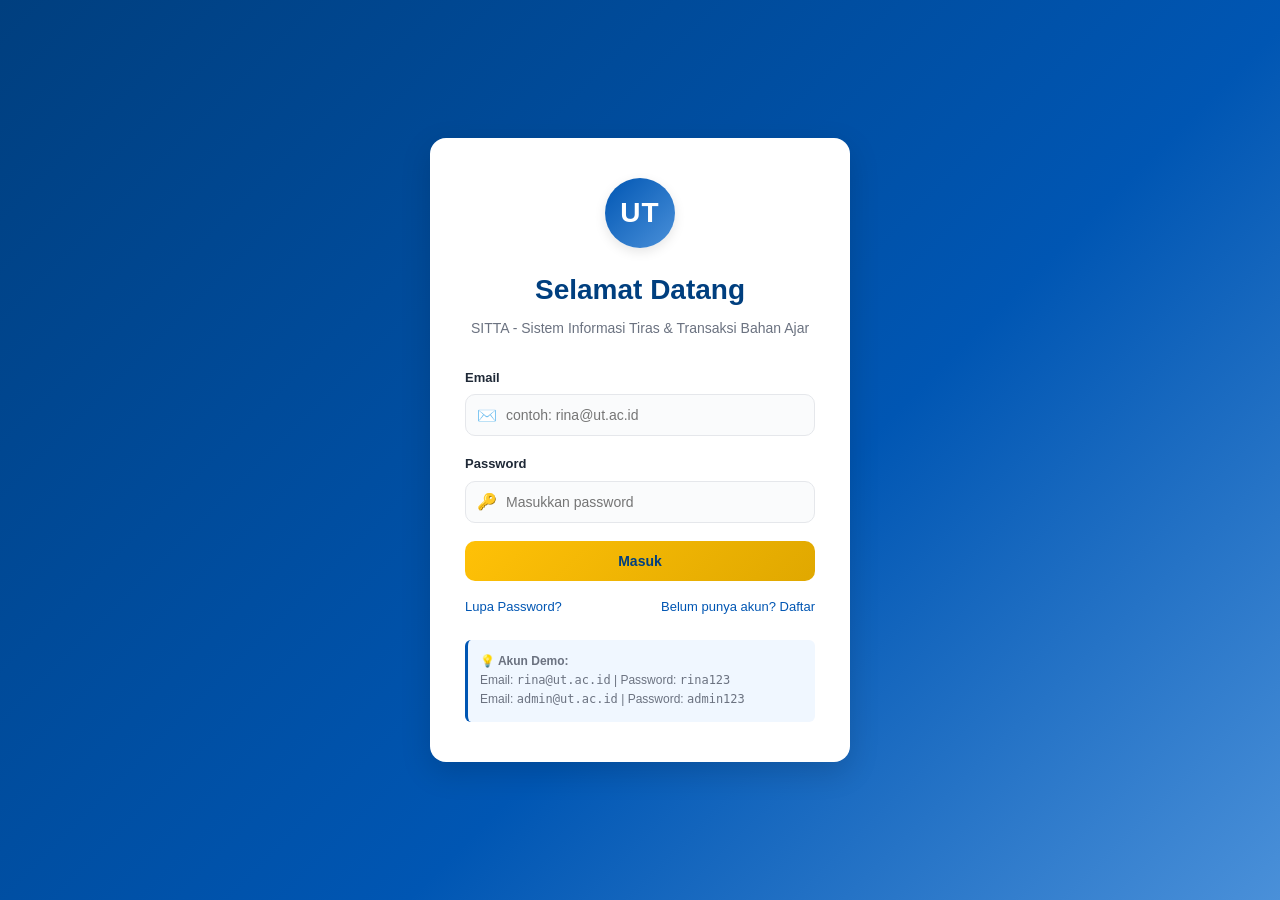
<file: index.html>
<!DOCTYPE html>
<html lang="id">
<head>
  <meta charset="UTF-8" />
  <meta name="viewport" content="width=device-width, initial-scale=1.0" />
  <title>Login - SITTA Universitas Terbuka</title>
  <meta name="description" content="Sistem Informasi Tiras dan Transaksi Bahan Ajar Universitas Terbuka" />
  <link rel="stylesheet" href="css/style.css" />
</head>
<body class="login-page">

  <main class="login-card" role="main" aria-labelledby="judulLogin">
    <div class="login-logo">
      <div class="logo-circle" aria-hidden="true">UT</div>
    </div>
    <h1 id="judulLogin">Selamat Datang</h1>
    <p class="subtitle">SITTA - Sistem Informasi Tiras &amp; Transaksi Bahan Ajar</p>

    <form id="formLogin" novalidate>
      <div class="form-group">
        <label for="email">Email</label>
        <div class="input-wrapper">
          <span class="icon" aria-hidden="true">✉️</span>
          <input type="email" id="email" name="email" placeholder="contoh: rina@ut.ac.id" autocomplete="email" required />
        </div>
      </div>

      <div class="form-group">
        <label for="password">Password</label>
        <div class="input-wrapper">
          <span class="icon" aria-hidden="true">🔑</span>
          <input type="password" id="password" name="password" placeholder="Masukkan password" autocomplete="current-password" required />
        </div>
      </div>

      <button type="submit" class="btn btn-primary btn-block">Masuk</button>

      <div class="login-links">
        <a id="btnLupa">Lupa Password?</a>
        <a id="btnDaftar">Belum punya akun? Daftar</a>
      </div>
    </form>

    <div style="margin-top:22px;padding:12px;background:#f0f7ff;border-left:3px solid var(--ut-blue);border-radius:6px;font-size:12px;color:var(--ut-text-soft);">
      <strong>💡 Akun Demo:</strong><br />
      Email: <code>rina@ut.ac.id</code> | Password: <code>rina123</code><br />
      Email: <code>admin@ut.ac.id</code> | Password: <code>admin123</code>
    </div>
  </main>

  <!-- ========================= LUPA PASSWORD ========================= -->
  <div class="modal-overlay" id="modalLupa" role="dialog" aria-modal="true" aria-labelledby="judulLupa">
    <div class="modal">
      <div class="modal-header">
        <h3 id="judulLupa">🔓 Lupa Password</h3>
        <button class="modal-close" type="button" onclick="tutupModal('modalLupa')" aria-label="Tutup">&times;</button>
      </div>
      <p style="font-size:13px;color:var(--ut-text-soft);margin-bottom:14px;">
        Masukkan email Anda. Tautan reset password akan dikirimkan ke email tersebut.
      </p>
      <form id="formLupa">
        <div class="form-group">
          <label for="emailLupa">Email Terdaftar</label>
          <div class="input-wrapper">
            <span class="icon">✉️</span>
            <input type="email" id="emailLupa" placeholder="email@ut.ac.id" required />
          </div>
        </div>
        <div class="modal-footer">
          <button type="button" class="btn btn-outline" onclick="tutupModal('modalLupa')">Batal</button>
          <button type="submit" class="btn btn-primary">Kirim Tautan</button>
        </div>
      </form>
    </div>
  </div>

  <!-- ========================= DAFTAR ========================= -->
  <div class="modal-overlay" id="modalDaftar" role="dialog" aria-modal="true" aria-labelledby="judulDaftar">
    <div class="modal">
      <div class="modal-header">
        <h3 id="judulDaftar">📝 Daftar Akun Baru</h3>
        <button class="modal-close" type="button" onclick="tutupModal('modalDaftar')" aria-label="Tutup">&times;</button>
      </div>
      <form id="formDaftar">
        <div class="form-group">
          <label for="namaDaftar">Nama Lengkap</label>
          <div class="input-wrapper">
            <span class="icon">👤</span>
            <input type="text" id="namaDaftar" placeholder="Nama lengkap" required />
          </div>
        </div>
        <div class="form-group">
          <label for="emailDaftar">Email</label>
          <div class="input-wrapper">
            <span class="icon">✉️</span>
            <input type="email" id="emailDaftar" placeholder="email@ut.ac.id" required />
          </div>
        </div>
        <div class="form-group">
          <label for="passDaftar">Password</label>
          <div class="input-wrapper">
            <span class="icon">🔑</span>
            <input type="password" id="passDaftar" placeholder="Minimal 6 karakter" minlength="6" required />
          </div>
        </div>
        <div class="modal-footer">
          <button type="button" class="btn btn-outline" onclick="tutupModal('modalDaftar')">Batal</button>
          <button type="submit" class="btn btn-primary">Daftar</button>
        </div>
      </form>
    </div>
  </div>

  <!-- Scripts -->
  <script src="js/data.js"></script>
  <script src="js/script.js"></script>
</body>
</html>
</file>
<file: css/style.css>
* {
  margin: 0;
  padding: 0;
  box-sizing: border-box;
}

:root {
  /* Tema warna khas Universitas Terbuka */
  --ut-blue-dark:  #003f7f;
  --ut-blue:       #0056b3;
  --ut-blue-light: #4a90d9;
  --ut-yellow:     #ffc107;
  --ut-yellow-dark:#e0a800;
  --ut-bg:         #f4f6fa;
  --ut-white:      #ffffff;
  --ut-text:       #1f2937;
  --ut-text-soft:  #6b7280;
  --ut-border:     #e5e7eb;
  --ut-success:    #10b981;
  --ut-danger:     #ef4444;
  --ut-warning:    #f59e0b;
  --ut-info:       #3b82f6;
  --shadow-sm:     0 1px 3px rgba(0,0,0,0.08);
  --shadow-md:     0 4px 12px rgba(0,0,0,0.10);
  --shadow-lg:     0 10px 30px rgba(0,0,0,0.15);
  --radius:        10px;
}

html, body {
  height: 100%;
}

body {
  font-family: "Segoe UI", Roboto, "Helvetica Neue", Arial, sans-serif;
  background-color: var(--ut-bg);
  color: var(--ut-text);
  line-height: 1.6;
  min-height: 100vh;
}

a { color: var(--ut-blue); text-decoration: none; }
a:hover { text-decoration: underline; }

button { cursor: pointer; font-family: inherit; }

/* ---------- 2. Halaman Login ---------- */
.login-page {
  display: flex;
  align-items: center;
  justify-content: center;
  min-height: 100vh;
  background: linear-gradient(135deg, var(--ut-blue-dark) 0%, var(--ut-blue) 60%, var(--ut-blue-light) 100%);
  padding: 20px;
}

.login-card {
  background: var(--ut-white);
  border-radius: 16px;
  box-shadow: var(--shadow-lg);
  width: 100%;
  max-width: 420px;
  padding: 40px 35px;
  animation: fadeUp 0.6s ease;
}

@keyframes fadeUp {
  from { opacity: 0; transform: translateY(20px); }
  to   { opacity: 1; transform: translateY(0); }
}

.login-logo {
  text-align: center;
  margin-bottom: 20px;
}
.login-logo .logo-circle {
  display: inline-flex;
  align-items: center;
  justify-content: center;
  width: 70px;
  height: 70px;
  border-radius: 50%;
  background: linear-gradient(135deg, var(--ut-blue), var(--ut-blue-light));
  color: var(--ut-white);
  font-weight: 700;
  font-size: 28px;
  letter-spacing: 1px;
  box-shadow: var(--shadow-md);
}
.login-card h1 {
  text-align: center;
  font-size: 28px;
  color: var(--ut-blue-dark);
  margin-bottom: 4px;
}
.login-card .subtitle {
  text-align: center;
  color: var(--ut-text-soft);
  font-size: 14px;
  margin-bottom: 28px;
}

.form-group {
  margin-bottom: 18px;
}
.form-group label {
  display: block;
  font-size: 13px;
  font-weight: 600;
  margin-bottom: 6px;
  color: var(--ut-text);
}
.input-wrapper {
  position: relative;
  display: flex;
  align-items: center;
}
.input-wrapper .icon {
  position: absolute;
  left: 12px;
  font-size: 16px;
  color: var(--ut-text-soft);
}
.input-wrapper input {
  width: 100%;
  padding: 12px 12px 12px 40px;
  font-size: 14px;
  border: 1px solid var(--ut-border);
  border-radius: var(--radius);
  background: #fafbfc;
  transition: border-color 0.2s, box-shadow 0.2s;
}
.input-wrapper input:focus {
  outline: none;
  border-color: var(--ut-blue);
  background: var(--ut-white);
  box-shadow: 0 0 0 3px rgba(0,86,179,0.12);
}

.btn {
  display: inline-block;
  padding: 12px 22px;
  font-size: 14px;
  font-weight: 600;
  border: none;
  border-radius: var(--radius);
  transition: transform 0.15s, box-shadow 0.2s, background 0.2s;
}
.btn:hover { transform: translateY(-1px); box-shadow: var(--shadow-md); }
.btn-primary {
  background: linear-gradient(135deg, var(--ut-yellow), var(--ut-yellow-dark));
  color: var(--ut-blue-dark);
}
.btn-secondary {
  background: var(--ut-blue);
  color: var(--ut-white);
}
.btn-outline {
  background: transparent;
  border: 1px solid var(--ut-blue);
  color: var(--ut-blue);
}
.btn-danger {
  background: var(--ut-danger);
  color: var(--ut-white);
}
.btn-block {
  width: 100%;
  display: block;
}

.login-links {
  display: flex;
  justify-content: space-between;
  margin-top: 16px;
  font-size: 13px;
}
.login-links a {
  color: var(--ut-blue);
  cursor: pointer;
}

/* ---------- 3. Modal ---------- */
.modal-overlay {
  position: fixed;
  inset: 0;
  background: rgba(0,0,0,0.55);
  display: none;
  align-items: center;
  justify-content: center;
  z-index: 1000;
  animation: fadeIn 0.25s ease;
}
.modal-overlay.active { display: flex; }
@keyframes fadeIn { from { opacity: 0; } to { opacity: 1; } }

.modal {
  background: var(--ut-white);
  border-radius: 14px;
  width: 92%;
  max-width: 440px;
  padding: 26px;
  box-shadow: var(--shadow-lg);
  animation: slideDown 0.3s ease;
}
@keyframes slideDown {
  from { transform: translateY(-30px); opacity: 0; }
  to   { transform: translateY(0); opacity: 1; }
}

.modal-header {
  display: flex;
  justify-content: space-between;
  align-items: center;
  margin-bottom: 16px;
  padding-bottom: 12px;
  border-bottom: 1px solid var(--ut-border);
}
.modal-header h3 {
  color: var(--ut-blue-dark);
  font-size: 18px;
}
.modal-close {
  background: none;
  border: none;
  font-size: 24px;
  color: var(--ut-text-soft);
  line-height: 1;
}
.modal-close:hover { color: var(--ut-danger); }
.modal-footer {
  display: flex;
  justify-content: flex-end;
  gap: 10px;
  margin-top: 18px;
}

/* ---------- 4. Layout Dashboard ---------- */
.app-shell {
  display: flex;
  flex-direction: column;
  min-height: 100vh;
}

.navbar {
  background: linear-gradient(90deg, var(--ut-blue-dark), var(--ut-blue));
  color: var(--ut-white);
  padding: 0 24px;
  display: flex;
  align-items: center;
  justify-content: space-between;
  height: 62px;
  box-shadow: var(--shadow-md);
  position: sticky;
  top: 0;
  z-index: 100;
}
.navbar-brand {
  display: flex;
  align-items: center;
  gap: 10px;
  font-weight: 700;
  font-size: 18px;
  letter-spacing: 0.5px;
}
.navbar-brand .logo-mini {
  width: 36px;
  height: 36px;
  border-radius: 8px;
  background: var(--ut-yellow);
  color: var(--ut-blue-dark);
  display: flex;
  align-items: center;
  justify-content: center;
  font-weight: 800;
  font-size: 14px;
}

.nav-menu {
  display: flex;
  list-style: none;
  gap: 4px;
}
.nav-menu li { position: relative; }
.nav-menu > li > a,
.nav-menu > li > .nav-link {
  display: block;
  padding: 10px 16px;
  color: var(--ut-white);
  border-radius: 6px;
  font-size: 14px;
  font-weight: 500;
  cursor: pointer;
  transition: background 0.2s;
  text-decoration: none;
}
.nav-menu > li > a:hover,
.nav-menu > li > .nav-link:hover,
.nav-menu > li.active > a {
  background: rgba(255,255,255,0.15);
  text-decoration: none;
}

.nav-menu .dropdown-menu {
  display: none;
  position: absolute;
  top: 100%;
  left: 0;
  background: var(--ut-white);
  border-radius: 8px;
  box-shadow: var(--shadow-md);
  list-style: none;
  min-width: 220px;
  padding: 6px 0;
  z-index: 110;
}
.nav-menu li:hover > .dropdown-menu { display: block; }
.nav-menu .dropdown-menu li a {
  display: block;
  padding: 10px 16px;
  color: var(--ut-text);
  font-size: 14px;
}
.nav-menu .dropdown-menu li a:hover {
  background: var(--ut-bg);
  color: var(--ut-blue);
  text-decoration: none;
}

.user-info {
  display: flex;
  align-items: center;
  gap: 10px;
  font-size: 13px;
}
.user-info .avatar {
  width: 36px;
  height: 36px;
  border-radius: 50%;
  background: var(--ut-yellow);
  color: var(--ut-blue-dark);
  display: flex;
  align-items: center;
  justify-content: center;
  font-weight: 700;
}
.btn-logout {
  background: rgba(255,255,255,0.15);
  color: var(--ut-white);
  border: 1px solid rgba(255,255,255,0.3);
  padding: 6px 12px;
  border-radius: 6px;
  font-size: 12px;
}
.btn-logout:hover { background: var(--ut-danger); border-color: var(--ut-danger); }

/* ---------- 5. Main Content ---------- */
main.content {
  flex: 1;
  padding: 28px 32px;
  max-width: 1200px;
  width: 100%;
  margin: 0 auto;
}

.page-header {
  margin-bottom: 24px;
}
.page-header h2 {
  color: var(--ut-blue-dark);
  font-size: 26px;
  margin-bottom: 4px;
}
.page-header p { color: var(--ut-text-soft); font-size: 14px; }

.greeting-card {
  background: linear-gradient(135deg, var(--ut-blue-dark), var(--ut-blue));
  color: var(--ut-white);
  border-radius: 14px;
  padding: 28px 32px;
  margin-bottom: 24px;
  box-shadow: var(--shadow-md);
  position: relative;
  overflow: hidden;
}
.greeting-card::after {
  content: "";
  position: absolute;
  right: -40px;
  bottom: -40px;
  width: 180px;
  height: 180px;
  border-radius: 50%;
  background: rgba(255,193,7,0.18);
}
.greeting-card h3 { font-size: 22px; margin-bottom: 6px; }
.greeting-card p  { opacity: 0.9; font-size: 14px; }

/* Cards Grid */
.menu-grid {
  display: grid;
  grid-template-columns: repeat(auto-fit, minmax(220px, 1fr));
  gap: 18px;
}
.menu-card {
  background: var(--ut-white);
  border-radius: 12px;
  padding: 22px;
  box-shadow: var(--shadow-sm);
  border: 1px solid var(--ut-border);
  cursor: pointer;
  transition: transform 0.2s, box-shadow 0.2s, border-color 0.2s;
  text-decoration: none;
  color: inherit;
  display: block;
}
.menu-card:hover {
  transform: translateY(-4px);
  box-shadow: var(--shadow-md);
  border-color: var(--ut-blue);
  text-decoration: none;
}
.menu-card .icon-box {
  width: 50px;
  height: 50px;
  border-radius: 10px;
  background: linear-gradient(135deg, var(--ut-blue), var(--ut-blue-light));
  color: var(--ut-white);
  display: flex;
  align-items: center;
  justify-content: center;
  font-size: 22px;
  margin-bottom: 12px;
}
.menu-card.warna-2 .icon-box { background: linear-gradient(135deg, var(--ut-yellow), var(--ut-yellow-dark)); color: var(--ut-blue-dark); }
.menu-card.warna-3 .icon-box { background: linear-gradient(135deg, var(--ut-success), #059669); }
.menu-card.warna-4 .icon-box { background: linear-gradient(135deg, #8b5cf6, #6d28d9); }
.menu-card h4 { font-size: 16px; color: var(--ut-blue-dark); margin-bottom: 4px; }
.menu-card p  { font-size: 13px; color: var(--ut-text-soft); }

/* ---------- 6. Tracking & Form ---------- */
.search-card {
  background: var(--ut-white);
  border-radius: 12px;
  padding: 22px;
  box-shadow: var(--shadow-sm);
  border: 1px solid var(--ut-border);
  margin-bottom: 22px;
}
.search-form {
  display: flex;
  gap: 10px;
  flex-wrap: wrap;
}
.search-form .form-group { flex: 1; min-width: 240px; margin-bottom: 0; }
.search-form .btn-primary { align-self: flex-end; }

.tracking-result {
  background: var(--ut-white);
  border-radius: 12px;
  padding: 24px;
  box-shadow: var(--shadow-sm);
  border: 1px solid var(--ut-border);
  margin-bottom: 22px;
}
.tracking-header {
  background: linear-gradient(135deg, var(--ut-blue-dark), var(--ut-blue));
  color: var(--ut-white);
  border-radius: 10px;
  padding: 18px 22px;
  margin-bottom: 20px;
}
.tracking-header h3 { font-size: 18px; margin-bottom: 4px; }
.tracking-header .meta { font-size: 13px; opacity: 0.9; }

.detail-grid {
  display: grid;
  grid-template-columns: repeat(auto-fit, minmax(170px, 1fr));
  gap: 14px;
  margin-bottom: 22px;
}
.detail-item {
  background: var(--ut-bg);
  padding: 12px 14px;
  border-radius: 8px;
  border-left: 3px solid var(--ut-blue);
}
.detail-item .label { font-size: 11px; color: var(--ut-text-soft); text-transform: uppercase; letter-spacing: 0.5px; }
.detail-item .value { font-size: 14px; font-weight: 600; color: var(--ut-text); margin-top: 3px; }

/* Progress bar */
.progress-bar {
  height: 10px;
  background: var(--ut-border);
  border-radius: 5px;
  overflow: hidden;
  margin: 6px 0 4px 0;
}
.progress-fill {
  height: 100%;
  background: linear-gradient(90deg, var(--ut-yellow), var(--ut-yellow-dark));
  border-radius: 5px;
  transition: width 0.6s ease;
}

/* Status badge */
.badge {
  display: inline-block;
  padding: 4px 10px;
  font-size: 11px;
  font-weight: 600;
  border-radius: 999px;
  text-transform: uppercase;
  letter-spacing: 0.4px;
}
.badge-success { background: #d1fae5; color: #065f46; }
.badge-warning { background: #fef3c7; color: #92400e; }
.badge-info    { background: #dbeafe; color: #1e40af; }
.badge-danger  { background: #fee2e2; color: #991b1b; }

/* Timeline pengiriman */
.timeline { list-style: none; position: relative; padding-left: 24px; }
.timeline::before {
  content: "";
  position: absolute;
  left: 7px;
  top: 4px;
  bottom: 4px;
  width: 2px;
  background: var(--ut-border);
}
.timeline li {
  position: relative;
  padding-bottom: 18px;
}
.timeline li::before {
  content: "";
  position: absolute;
  left: -22px;
  top: 6px;
  width: 14px;
  height: 14px;
  border-radius: 50%;
  background: var(--ut-yellow);
  border: 3px solid var(--ut-white);
  box-shadow: 0 0 0 1px var(--ut-blue);
}
.timeline li:first-child::before { background: var(--ut-success); box-shadow: 0 0 0 1px var(--ut-success); }
.timeline .time { font-size: 12px; color: var(--ut-text-soft); display: block; margin-bottom: 2px; }
.timeline .desc { font-size: 14px; color: var(--ut-text); }

/* ---------- 7. Tabel & Stok ---------- */
.section-actions {
  display: flex;
  justify-content: space-between;
  align-items: center;
  margin-bottom: 16px;
  flex-wrap: wrap;
  gap: 10px;
}

.table-wrapper {
  background: var(--ut-white);
  border-radius: 12px;
  box-shadow: var(--shadow-sm);
  border: 1px solid var(--ut-border);
  overflow: hidden;
}
table.data-table {
  width: 100%;
  border-collapse: collapse;
}
.data-table thead {
  background: var(--ut-blue-dark);
  color: var(--ut-white);
}
.data-table th {
  padding: 12px 14px;
  text-align: left;
  font-size: 13px;
  font-weight: 600;
  letter-spacing: 0.3px;
}
.data-table td {
  padding: 12px 14px;
  border-bottom: 1px solid var(--ut-border);
  font-size: 14px;
  vertical-align: middle;
}
.data-table tbody tr:hover { background: #f8fafc; }
.data-table tbody tr:last-child td { border-bottom: none; }
.data-table .cover-thumb {
  width: 48px;
  height: 64px;
  object-fit: cover;
  border-radius: 4px;
  box-shadow: var(--shadow-sm);
}
.btn-icon {
  background: none;
  border: 1px solid var(--ut-border);
  border-radius: 6px;
  padding: 5px 9px;
  font-size: 13px;
  margin-right: 4px;
  transition: all 0.15s;
}
.btn-icon:hover { background: var(--ut-bg); border-color: var(--ut-blue); }
.btn-icon.danger:hover { background: var(--ut-danger); color: var(--ut-white); border-color: var(--ut-danger); }

.empty-state {
  padding: 48px 20px;
  text-align: center;
  color: var(--ut-text-soft);
}
.empty-state .emoji { font-size: 42px; margin-bottom: 8px; }

/* ---------- 8. Tab content ---------- */
.tab-section { display: none; }
.tab-section.active { display: block; animation: fadeIn 0.25s; }

/* ---------- 9. Footer ---------- */
.footer {
  background: var(--ut-blue-dark);
  color: rgba(255,255,255,0.8);
  text-align: center;
  padding: 16px;
  font-size: 13px;
}

/* ---------- 10. Responsive ---------- */
@media (max-width: 768px) {
  .navbar { flex-wrap: wrap; height: auto; padding: 10px 16px; }
  .nav-menu { width: 100%; flex-wrap: wrap; margin-top: 8px; }
  main.content { padding: 18px; }
  .page-header h2 { font-size: 22px; }
  .data-table th, .data-table td { padding: 8px 10px; font-size: 12px; }
  .data-table .cover-thumb { width: 36px; height: 48px; }
}
</file>
